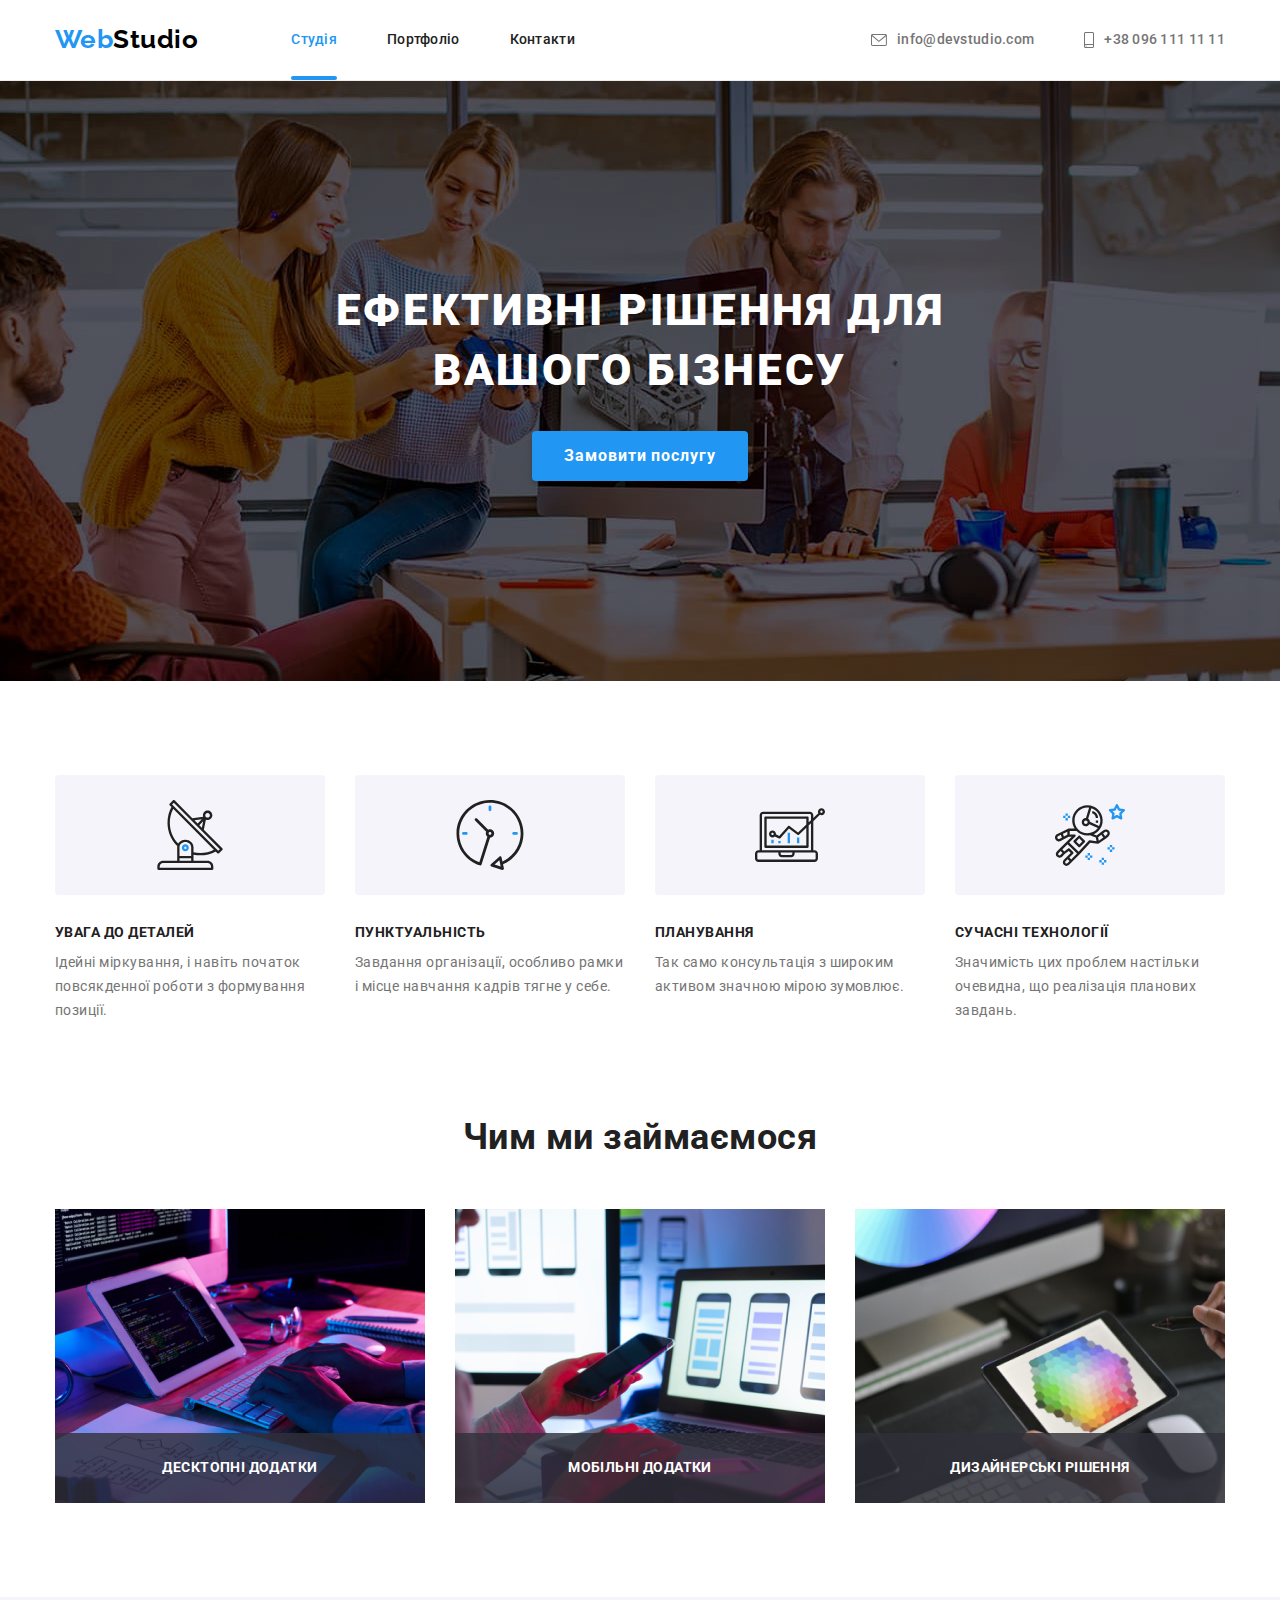
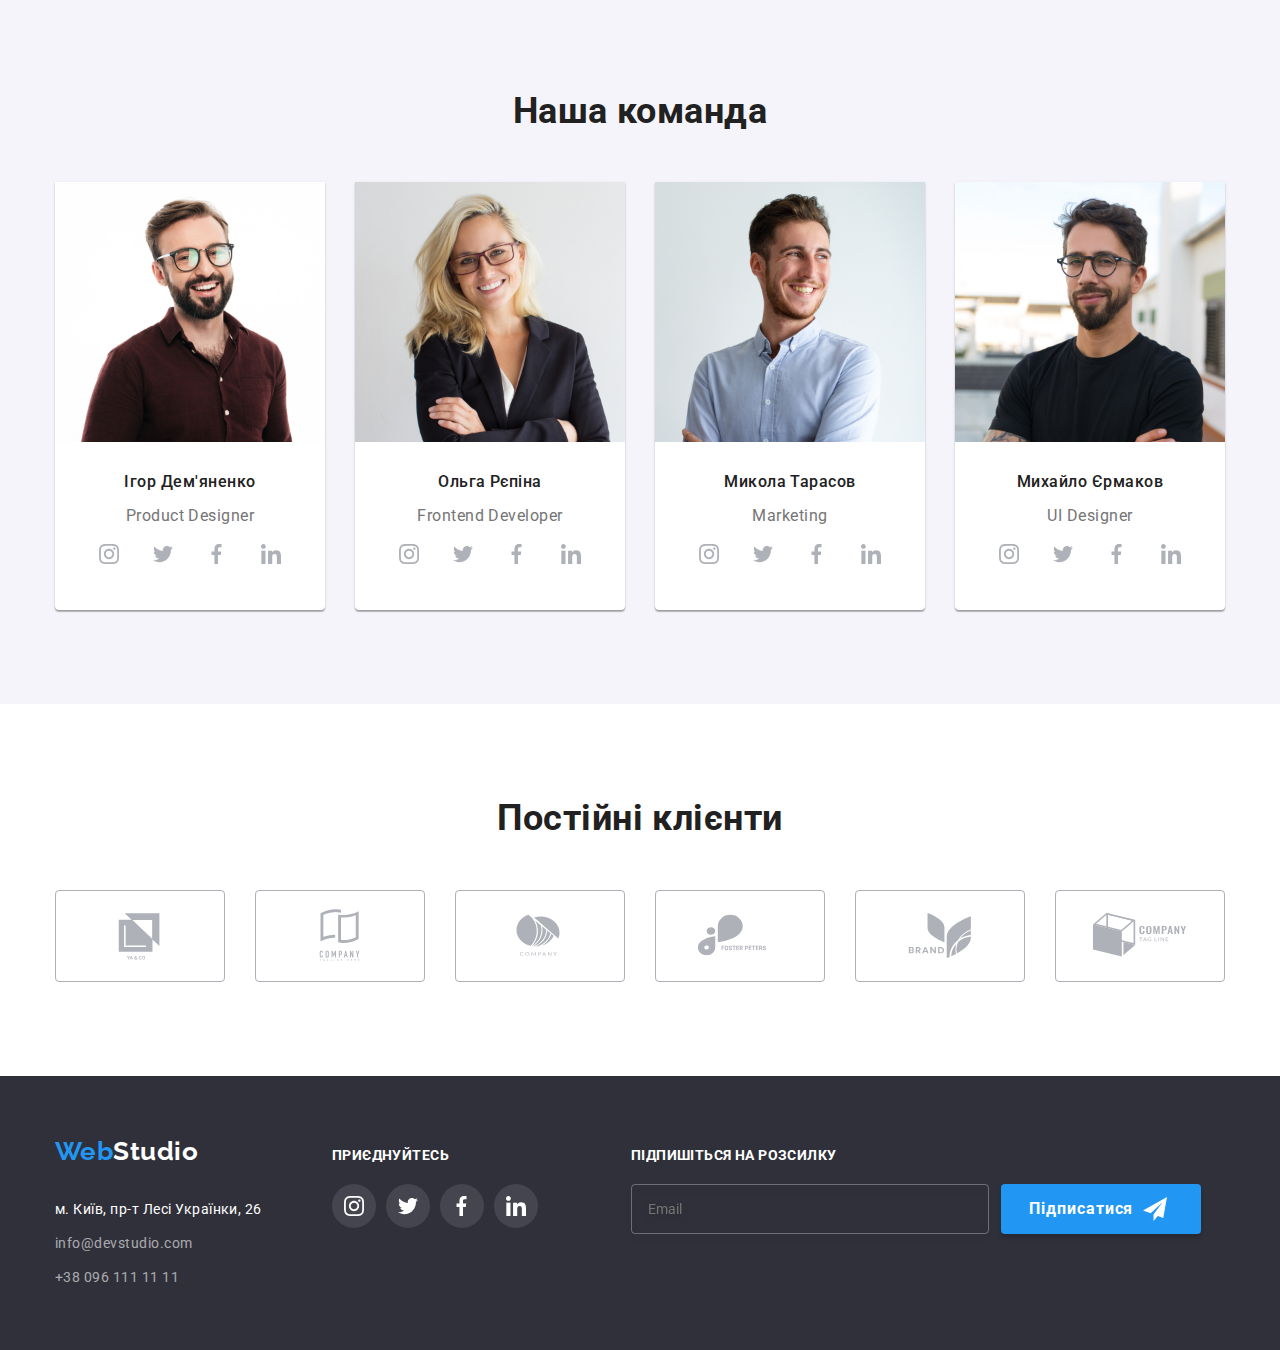
<file: index.html>
<!DOCTYPE html>
<html lang="uk">
  <head>
    <meta charset="UTF-8" />
    <meta http-equiv="X-UA-Compatible" content="IE=edge" />
    <meta name="viewport" content="width=device-width, initial-scale=1.0" />
    <title>WebStudio</title>
    <link
      href="https://fonts.googleapis.com/css2?family=Raleway:wght@700&family=Roboto:wght@400;500;700;900&display=swap"
      rel="stylesheet"
    />
    <link
      rel="stylesheet"
      href="https://cdnjs.cloudflare.com/ajax/libs/modern-normalize/1.1.0/modern-normalize.min.css"
    />
    <link rel="stylesheet" href="./css/styles.css" />
  </head>
  <body>
    <!--Шапка сайту-->

    <header class="page-header">
      <div class="container main-nav">
        <a href="./index.html" class="logo"><span>Web</span>Studio</a>
        <nav>
          <ul class="site-nav">
            <li class="item">
              <a href="" class="nav-link current">Студія</a>
            </li>
            <li class="item">
              <a href="./portfolio.html" class="nav-link">Портфоліо</a>
            </li>
            <li class="item">
              <a href="" class="nav-link">Контакти</a>
            </li>
          </ul>
        </nav>

        <ul class="auth-nav">
          <li class="item">
            <a class="link" href="info@devstudio.com">
              <svg class="auth-icon" width="16" height="12">
                <use href="./images/symbol-defs.svg#icon-envelope"></use>
              </svg>
              info@devstudio.com
            </a>
          </li>
          <li class="item">
            <a class="link" href="tel:+380961111111">
              <svg class="auth-icon" width="10" height="16">
                <use href="./images/symbol-defs.svg#icon-smartphone"></use>
              </svg>
              +38 096 111 11 11
            </a>
          </li>
        </ul>
      </div>
    </header>

    <!--основний контент-->
    <main>
      <!--основний заголовок-->
      <section class="hero">
        <div class="container">
          <h1 class="hero-title">Ефективні рішення для вашого бізнесу</h1>
          <button data-modal-open type="button" class="main button">Замовити послугу</button>
        </div>
      </section>

      <!--Основні переваги-->
      <section class="section benefits">
        <div class="container">
          <h2 class="visually-hidden">Наші основні переваги</h2>

          <ul class="features">
            <li class="item-features">
              <div class="container-icon">
                <svg class="icon-features" width="70" height="70">
                  <use href="./images/symbol-defs.svg#icon-antenna"></use>
                </svg>
              </div>
              <h3 class="title">УВАГА ДО ДЕТАЛЕЙ</h3>
              <p class="text">
                Ідейні міркування, і навіть початок повсякденної роботи з формування позиції.
              </p>
            </li>
            <li class="item-features">
              <div class="container-icon">
                <svg class="icon-features" width="70" height="70">
                  <use href="./images/symbol-defs.svg#icon-clock"></use>
                </svg>
              </div>
              <h3 class="title">ПУНКТУАЛЬНІСТЬ</h3>
              <p class="text">
                Завдання організації, особливо рамки і місце навчання кадрів тягне у себе.
              </p>
            </li>
            <li class="item-features">
              <div class="container-icon">
                <svg class="icon-features" width="70" height="70">
                  <use href="./images/symbol-defs.svg#icon-diagram"></use>
                </svg>
              </div>
              <h3 class="title">ПЛАНУВАННЯ</h3>
              <p class="text">Так само консультація з широким активом значною мірою зумовлює.</p>
            </li>
            <li class="item-features">
              <div class="container-icon">
                <svg class="icon-features" width="70" height="70">
                  <use href="./images/symbol-defs.svg#icon-astronaut"></use>
                </svg>
              </div>
              <h3 class="title">СУЧАСНІ ТЕХНОЛОГІЇ</h3>
              <p class="text">
                Значимість цих проблем настільки очевидна, що реалізація планових завдань.
              </p>
            </li>
          </ul>
        </div>
      </section>

      <!--чим займається компанія-->
      <section class="section">
        <div class="container">
          <h2 class="section-title">Чим ми займаємося</h2>
          <ul class="about">
            <li class="item-descr">
              <div class="descr-thumb">
                <img src="./images/img.jpg" alt="Людина друкує текст" width="370" />
                <div class="description-item">
                  <p class="text-descr">Десктопні додатки</p>
                </div>
              </div>
            </li>
            <li class="item-descr">
              <div class="descr-thumb">
                <img src="./images/box-2.jpg" alt="Людина з телефоном в руках" width="370" />
                <div class="description-item">
                  <p class="text-descr">Мобільні додатки</p>
                </div>
              </div>
            </li>
            <li class="item-descr">
              <div class="descr-thumb">
                <img src="./images/img-2.jpg" alt="Людина з планшетом в руках" width="370" />
                <div class="description-item">
                  <p class="text-descr">Дизайнерські рішення</p>
                </div>
              </div>
            </li>
          </ul>
        </div>
      </section>

      <!--члени команди-->
      <section class="section members">
        <div class="container">
          <h2 class="section-title">Наша команда</h2>
          <ul class="team">
            <li class="item-people">
              <img src="./images/img-3.jpg" alt="Людина в окулярах" width="270" />
              <h3 class="team-title">Ігор Дем'яненко</h3>
              <p class="proff">Product Designer</p>
              <ul class="socials-list">
                <li class="socials-item">
                  <a
                    class="socials-link list"
                    href="https://instagram.com"
                    target="_blank"
                    rel="noopener noreferrer"
                    aria-label="Instagram"
                  >
                    <svg class="socials-icon" width="20" height="20">
                      <use href="./images/symbol-defs.svg#icon-instagram"></use>
                    </svg>
                  </a>
                </li>
                <li>
                  <a
                    class="socials-link list"
                    href="https://twitter.com"
                    target="_blank"
                    rel="noopener noreferrer"
                    aria-label="Twitter"
                  >
                    <svg class="socials-icon" width="20" height="20">
                      <use href="./images/symbol-defs.svg#icon-twitter"></use>
                    </svg>
                  </a>
                </li>
                <li>
                  <a
                    class="socials-link list"
                    href="https://www.facebook.com"
                    target="_blank"
                    rel="noopener noreferrer"
                    aria-label="Facebook"
                  >
                    <svg class="socials-icon" width="20" height="20">
                      <use href="./images/symbol-defs.svg#icon-Vector"></use>
                    </svg>
                  </a>
                </li>
                <li>
                  <a
                    class="socials-link list"
                    href="https://www.linkedin.com"
                    target="_blank"
                    rel="noopener noreferrer"
                    aria-label="Facebook"
                  >
                    <svg class="socials-icon" width="20" height="20">
                      <use href="./images/symbol-defs.svg#icon-linkedin"></use>
                    </svg>
                  </a>
                </li>
              </ul>
            </li>

            <li class="item-people">
              <img src="./images/img-4.jpg" alt="Жінка в окулярах" width="270" />
              <h3 class="team-title">Ольга Рєпіна</h3>
              <p class="proff">Frontend Developer</p>
              <ul class="socials-list">
                <li class="socials-item">
                  <a
                    class="socials-link list"
                    href="https://instagram.com"
                    target="_blank"
                    rel="noopener noreferrer"
                    aria-label="Instagram"
                  >
                    <svg class="socials-icon" width="20" height="20">
                      <use href="./images/symbol-defs.svg#icon-instagram"></use>
                    </svg>
                  </a>
                </li>
                <li>
                  <a
                    class="socials-link list"
                    href="https://twitter.com"
                    target="_blank"
                    rel="noopener noreferrer"
                    aria-label="Twitter"
                  >
                    <svg class="socials-icon" width="20" height="20">
                      <use href="./images/symbol-defs.svg#icon-twitter"></use>
                    </svg>
                  </a>
                </li>
                <li>
                  <a
                    class="socials-link list"
                    href="https://www.facebook.com"
                    target="_blank"
                    rel="noopener noreferrer"
                    aria-label="Facebook"
                  >
                    <svg class="socials-icon" width="20" height="20">
                      <use href="./images/symbol-defs.svg#icon-Vector"></use>
                    </svg>
                  </a>
                </li>
                <li>
                  <a
                    class="socials-link list"
                    href="https://www.linkedin.com"
                    target="_blank"
                    rel="noopener noreferrer"
                    aria-label="Facebook"
                  >
                    <svg class="socials-icon" width="20" height="20">
                      <use href="./images/symbol-defs.svg#icon-linkedin"></use>
                    </svg>
                  </a>
                </li>
              </ul>
            </li>
            <li class="item-people">
              <img src="./images/img-5.jpg" alt="чоловік в синій сорочці" width="270" />
              <h3 class="team-title">Микола Тарасов</h3>
              <p class="proff">Marketing</p>
              <ul class="socials-list">
                <li>
                  <a
                    class="socials-link list"
                    href="https://instagram.com"
                    target="_blank"
                    rel="noopener noreferrer"
                    aria-label="Instagram"
                  >
                    <svg class="socials-icon" width="20" height="20">
                      <use href="./images/symbol-defs.svg#icon-instagram"></use>
                    </svg>
                  </a>
                </li>
                <li>
                  <a
                    class="socials-link list"
                    href="https://twitter.com"
                    target="_blank"
                    rel="noopener noreferrer"
                    aria-label="Twitter"
                  >
                    <svg class="socials-icon" width="20" height="20">
                      <use href="./images/symbol-defs.svg#icon-twitter"></use>
                    </svg>
                  </a>
                </li>
                <li>
                  <a
                    class="socials-link list"
                    href="https://www.facebook.com"
                    target="_blank"
                    rel="noopener noreferrer"
                    aria-label="Facebook"
                  >
                    <svg class="socials-icon" width="20" height="20">
                      <use href="./images/symbol-defs.svg#icon-Vector"></use>
                    </svg>
                  </a>
                </li>
                <li>
                  <a
                    class="socials-link list"
                    href="https://www.linkedin.com"
                    target="_blank"
                    rel="noopener noreferrer"
                    aria-label="Facebook"
                  >
                    <svg class="socials-icon" width="20" height="20">
                      <use href="./images/symbol-defs.svg#icon-linkedin"></use>
                    </svg>
                  </a>
                </li>
              </ul>
            </li>
            <li class="item-people">
              <img src="./images/img-6.jpg" alt="чоловік в чорній футболці" width="270" />
              <h3 class="team-title">Михайло Єрмаков</h3>
              <p class="proff">UI Designer</p>
              <ul class="socials-list">
                <li class="socials-item">
                  <a
                    class="socials-link list"
                    href="https://instagram.com"
                    target="_blank"
                    rel="noopener noreferrer"
                    aria-label="Instagram"
                  >
                    <svg class="socials-icon" width="20" height="20">
                      <use href="./images/symbol-defs.svg#icon-instagram"></use>
                    </svg>
                  </a>
                </li>
                <li>
                  <a
                    class="socials-link list"
                    href="https://twitter.com"
                    target="_blank"
                    rel="noopener noreferrer"
                    aria-label="Twitter"
                  >
                    <svg class="socials-icon" width="20" height="20">
                      <use href="./images/symbol-defs.svg#icon-twitter"></use>
                    </svg>
                  </a>
                </li>
                <li>
                  <a
                    class="socials-link list"
                    href="https://www.facebook.com"
                    target="_blank"
                    rel="noopener noreferrer"
                    aria-label="Facebook"
                  >
                    <svg class="socials-icon" width="20" height="20">
                      <use href="./images/symbol-defs.svg#icon-Vector"></use>
                    </svg>
                  </a>
                </li>
                <li>
                  <a
                    class="socials-link list"
                    href="https://www.linkedin.com"
                    target="_blank"
                    rel="noopener noreferrer"
                    aria-label="Facebook"
                  >
                    <svg class="socials-icon" width="20" height="20">
                      <use href="./images/symbol-defs.svg#icon-linkedin"></use>
                    </svg>
                  </a>
                </li>
              </ul>
            </li>
          </ul>
        </div>
      </section>

      <!-- Постійні клієнти -->
      <section class="section customers">
        <div class="container">
          <h2 class="section-title">Постійні клієнти</h2>
          <ul class="regular-customers">
            <li>
              <a class="regular-icon" href="">
                <svg class="customers-icon" width="106" height="60">
                  <use href="./images/symbol-defs.svg#icon-Logo"></use>
                </svg>
              </a>
            </li>
            <li>
              <a class="regular-icon" href="">
                <svg class="customers-icon" width="106" height="60">
                  <use href="./images/symbol-defs.svg#icon-Logo-2"></use>
                </svg>
              </a>
            </li>
            <li>
              <a class="regular-icon" href="">
                <svg class="customers-icon" width="106" height="60">
                  <use href="./images/symbol-defs.svg#icon-Logo-3"></use>
                </svg>
              </a>
            </li>
            <li>
              <a class="regular-icon" href="">
                <svg class="customers-icon" width="106" height="60">
                  <use href="./images/symbol-defs.svg#icon-Logo-4"></use>
                </svg>
              </a>
            </li>
            <li>
              <a class="regular-icon" href="">
                <svg class="customers-icon" width="106" height="60">
                  <use href="./images/symbol-defs.svg#icon-Logo-5"></use>
                </svg>
              </a>
            </li>
            <li>
              <a class="regular-icon" href="">
                <svg class="customers-icon" width="106" height="60">
                  <use href="./images/symbol-defs.svg#icon-Logo-6"></use>
                </svg>
              </a>
            </li>
          </ul>
        </div>
      </section>
    </main>

    <!--Футер-->
    <footer>
      <div class="container footer-wrapper">
        <div>
          <a href="./index.html" class="logo"
            ><span class="right-accent">Web</span><span class="left-accent">Studio</span></a
          >
          <address>
            <ul class="navigation">
              <li>
                <a
                  class="nav-map"
                  href="https://www.google.com/maps/place/бульвар+Лесі+Українки,+26,+Київ,+02000/@50.4263585,30.5368194,17z/data=!4m5!3m4!1s0x40d4cf0e033ecbe9:0x57a4dffefec77da0!8m2!3d50.4265807!4d30.5383858?hl=uk"
                  target="_blank"
                  rel="noopener noreferrer"
                  >м. Київ, пр-т Лесі Українки, 26</a
                >
              </li>
              <li>
                <a class="nav-auth" href="info@devstudio.com">info@devstudio.com</a>
              </li>
              <li>
                <a class="nav-auth" href="+380961111111">+38 096 111 11 11</a>
              </li>
            </ul>
          </address>
        </div>

        <div class="container-join">
          <p class="text-join">Приєднуйтесь</p>
          <ul class="join-list">
            <li>
              <a
                class="join-link list"
                href="https://instagram.com"
                target="_blank"
                rel="noopener noreferrer"
                aria-label="Instagram"
              >
                <svg class="join-icon" width="20" height="20">
                  <use href="./images/symbol-defs.svg#icon-instagram"></use>
                </svg>
              </a>
            </li>
            <li>
              <a
                class="join-link list"
                href="https://twitter.com"
                target="_blank"
                rel="noopener noreferrer"
                aria-label="Twitter"
              >
                <svg class="join-icon" width="20" height="20">
                  <use href="./images/symbol-defs.svg#icon-twitter"></use>
                </svg>
              </a>
            </li>
            <li>
              <a
                class="join-link list"
                href="https://www.facebook.com"
                target="_blank"
                rel="noopener noreferrer"
                aria-label="Facebook"
              >
                <svg class="join-icon" width="20" height="20">
                  <use href="./images/symbol-defs.svg#icon-Vector"></use>
                </svg>
              </a>
            </li>
            <li>
              <a
                class="join-link list"
                href="https://www.linkedin.com"
                target="_blank"
                rel="noopener noreferrer"
                aria-label="Facebook"
              >
                <svg class="join-icon" width="20" height="20">
                  <use href="./images/symbol-defs.svg#icon-linkedin"></use>
                </svg>
              </a>
            </li>
          </ul>
        </div>

        <div class="input-join">
          <p class="text-input-join">Підпишіться на розсилку</p>
          <form class="input-wrapper">
            <label>
              <input class="join-input" type="email" name="email" placeholder="Email" />
            </label>
            <button class="join-button" type="button">
              Підписатися
              <svg class="subscribe-icon" width="24" height="24">
                <use href="./images/symbol-defs.svg#icon-join"></use>
              </svg>
            </button>
          </form>
        </div>
      </div>
    </footer>

    <div class="backdrop is-hidden" data-modal>
      <div class="modal">
        <button class="close-btn" data-modal-close type="button">
          <svg width="30" height="30">
            <use href="./images/symbol-defs.svg#icon-close"></use>
          </svg>
        </button>
        <form class="callback-form">
          <p class="text-form">Залиште свої дані, ми вам передзвонимо</p>
          <label for="name" class="form-label">Ім'я</label>
          <div class="form-field">
            <input type="text" class="form-input" name="name" id="name" autofocus />
            <span class="icon">
              <svg width="18" height="18">
                <use href="./images/symbol-defs.svg#icon-person"></use>
              </svg>
            </span>
          </div>
          <label for="tel" class="form-label">Телефон</label>
          <div class="form-field">
            <input type="tel" class="form-input" name="tel" id="tel" />
            <span class="icon">
              <svg width="18" height="18">
                <use href="./images/symbol-defs.svg#icon-phone"></use>
              </svg>
            </span>
          </div>
          <label for="mail" class="form-label">Пошта</label>
          <div class="form-field">
            <input type="email" class="form-input" name="mail" id="mail" />
            <span class="icon">
              <svg width="18" height="18">
                <use href="./images/symbol-defs.svg#icon-email"></use>
              </svg>
            </span>
          </div>

          <div class="form-field">
            <label for="comment">Коментар</label>
            <textarea
              class="comment"
              name="comment"
              id="comment"
              rows="10"
              placeholder="Введіть текст"
            ></textarea>
          </div>

          <label class="modal-form-agreemant">
            <input type="checkbox" class="modal-form-checkbox" />
            <span class="modal-form-agreemant-text"
              >Погоджуюся з розсилкою та приймаю
              <a class="modal-form-link" href="">Умови договору</a></span
            >
          </label>
          <button class="agree-button" type="button">Відправити</button>
        </form>
      </div>
    </div>

    <script src="./js/modal.js"></script>
  </body>
</html>
</file>
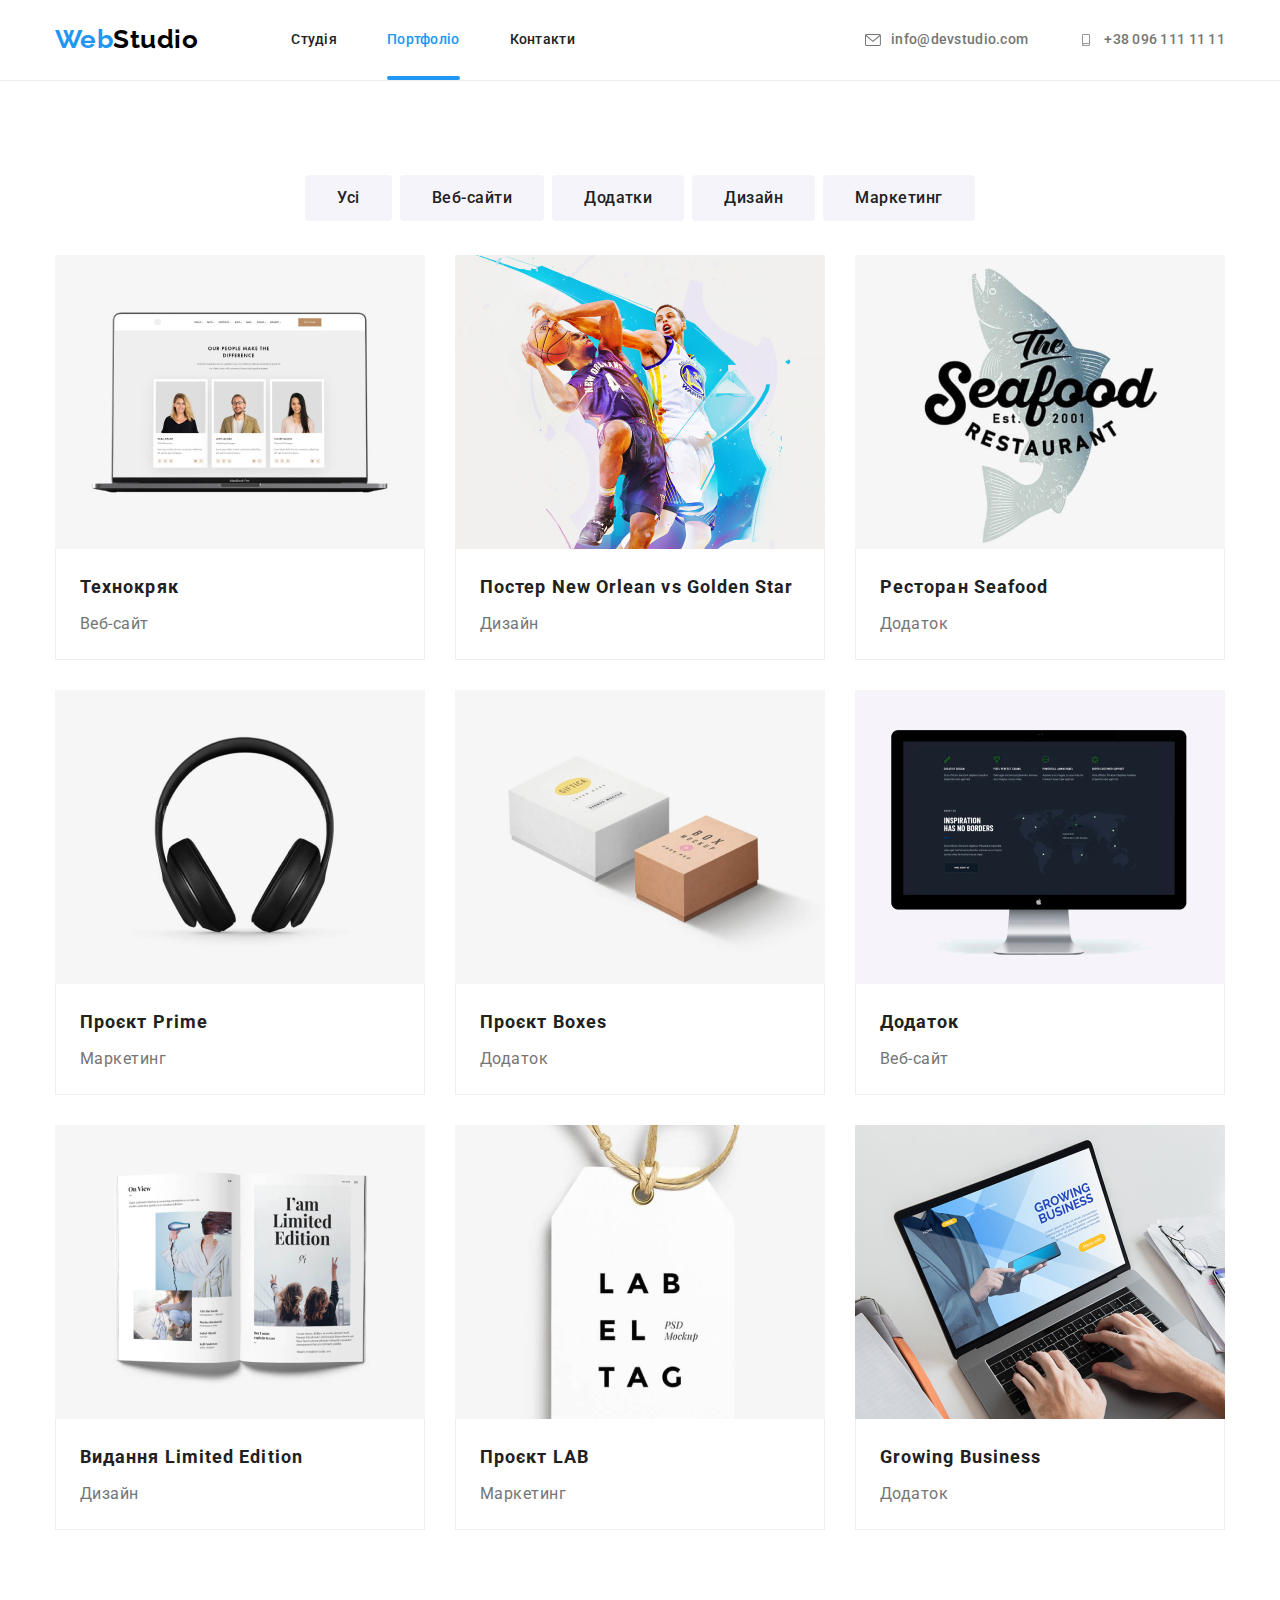
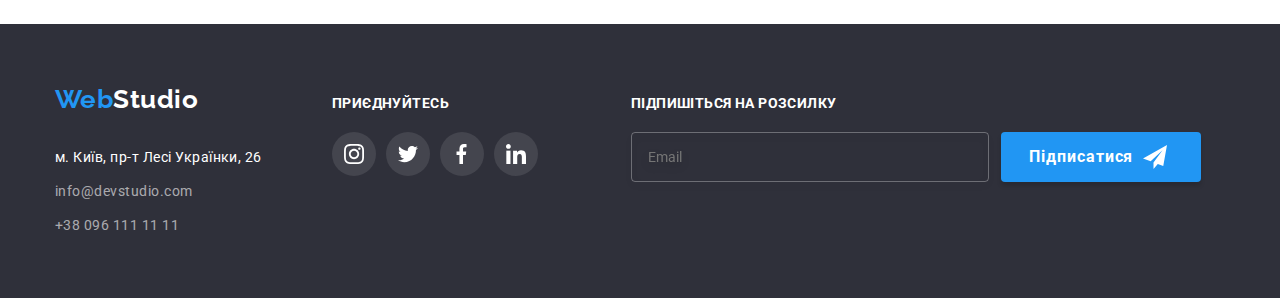
<file: portfolio.html>
<!DOCTYPE html>
<html lang="en">
  <head>
    <meta charset="UTF-8" />
    <meta http-equiv="X-UA-Compatible" content="IE=edge" />
    <meta name="viewport" content="width=device-width, initial-scale=1.0" />
    <title>WebStudio</title>
    <link
      href="https://fonts.googleapis.com/css2?family=Raleway:wght@700&family=Roboto:wght@400;500;700;900&display=swap"
      rel="stylesheet"
    />
    <link
      rel="stylesheet"
      href="https://cdnjs.cloudflare.com/ajax/libs/modern-normalize/1.1.0/modern-normalize.min.css"
    />
    <link rel="stylesheet" href="./css/styles.css" />
  </head>
  <body>
    <!-- шапка сайту -->
    <header class="page-header">
      <div class="container main-nav">
        <a href="./index.html" class="logo"><span>Web</span>Studio</a>
        <nav>
          <ul class="site-nav">
            <li class="item">
              <a href="./index.html" class="nav-link">Студія</a>
            </li>
            <li class="item">
              <a href="./portfolio.html" class="nav-link current">Портфоліо</a>
            </li>
            <li class="item">
              <a href="" class="nav-link">Контакти</a>
            </li>
          </ul>
        </nav>

        <ul class="auth-nav">
          <li class="item">
            <a class="link" href="info@devstudio.com">
              <svg class="auth-icon" width="16" height="12">
                <use href="./images/symbol-defs.svg#icon-envelope"></use>
              </svg>
              info@devstudio.com
            </a>
          </li>
          <li class="item">
            <a class="link" href="tel:+380961111111">
              <svg class="auth-icon" width="16" height="12">
                <use href="./images/symbol-defs.svg#icon-smartphone"></use>
              </svg>
              +38 096 111 11 11
            </a>
          </li>
        </ul>
      </div>
    </header>

    <!--основний контент-->
    <main>
      <!-- Наші проекти -->
      <section class="project">
        <div class="container">
          <h1 class="visually-hidden">Наші проекти</h1>
          <ul class="button-group">
            <li class="item"><button type=" button" class="primery button">Усі</button></li>
            <li class="item"><button type=" button" class="primery button">Веб-сайти</button></li>
            <li class="item"><button type=" button" class="primery button">Додатки</button></li>
            <li class="item"><button type=" button" class="primery button">Дизайн</button></li>
            <li class="item"><button type=" button" class="primery button">Маркетинг</button></li>
          </ul>
          <ul class="portfolio">
            <li class="element">
              <a class="link-image" href="">
                <div class="portfolio-thumb">
                  <img src="./images/people.jpg" alt="Ноубук з представниками" width="370" />
                  <p class="text-port">
                    Ресурс пропонує комплексні пропозиції з різним рівнем функціоналу та сервісів.
                    Все це дозволить відвідувачу отримати вичерпні відомості про компанію чи
                    приватну особу.
                  </p>
                </div>
                <div class="line">
                  <h2 class="examples">Технокряк</h2>
                  <p class="type">Веб-сайт</p>
                </div>
              </a>
            </li>
            <li class="element">
              <a class="link-image" href="">
                <div class="portfolio-thumb">
                  <img src="./images/basketball.jpg" alt="Гравці баскетболу" width="370" />
                  <div class="portfolio-descr">
                    <p class="text-port">
                      Ресурс пропонує комплексні пропозиції з різним рівнем функціоналу та сервісів.
                      Все це дозволить відвідувачу отримати вичерпні відомості про компанію чи
                      приватну особу.
                    </p>
                  </div>
                </div>

                <div class="line">
                  <h2 class="examples">Постер New Orlean vs Golden Star</h2>
                  <p class="type">Дизайн</p>
                </div>
              </a>
            </li>
            <li class="element">
              <a class="link-image" href="">
                <div class="portfolio-thumb">
                  <img src="./images/seafood.jpg" alt="логотип ресторану" width="370" />
                  <div class="portfolio-descr">
                    <p class="text-port">
                      Ресурс пропонує комплексні пропозиції з різним рівнем функціоналу та сервісів.
                      Все це дозволить відвідувачу отримати вичерпні відомості про компанію чи
                      приватну особу.
                    </p>
                  </div>
                </div>
                <div class="line">
                  <h2 class="examples">Ресторан Seafood</h2>
                  <p class="type">Додаток</p>
                </div>
              </a>
            </li>
            <li class="element">
              <a class="link-image" href="">
                <div class="portfolio-thumb">
                  <img src="./images/pods.jpg" alt="Навушники" width="370" />
                  <div class="portfolio-descr">
                    <p class="text-port">
                      Ресурс пропонує комплексні пропозиції з різним рівнем функціоналу та сервісів.
                      Все це дозволить відвідувачу отримати вичерпні відомості про компанію чи
                      приватну особу.
                    </p>
                  </div>
                </div>
                <div class="line">
                  <h2 class="examples">Проєкт Prime</h2>
                  <p class="type">Маркетинг</p>
                </div>
              </a>
            </li>
            <li class="element">
              <a class="link-image" href="">
                <div class="portfolio-thumb">
                  <img src="./images/boxe.jpg" alt="дві коробки різного кольоро" width="370" />
                  <div class="portfolio-descr">
                    <p class="text-port">
                      Ресурс пропонує комплексні пропозиції з різним рівнем функціоналу та сервісів.
                      Все це дозволить відвідувачу отримати вичерпні відомості про компанію чи
                      приватну особу.
                    </p>
                  </div>
                </div>
                <div class="line">
                  <h2 class="examples">Проєкт Boxes</h2>
                  <p class="type">Додаток</p>
                </div>
              </a>
            </li>
            <li class="element">
              <a class="link-image" href="">
                <div class="portfolio-thumb">
                  <img src="./images/monitor.jpg" alt="Монітор" width="370" />
                  <div class="portfolio-descr">
                    <p class="text-port">
                      Ресурс пропонує комплексні пропозиції з різним рівнем функціоналу та сервісів.
                      Все це дозволить відвідувачу отримати вичерпні відомості про компанію чи
                      приватну особу.
                    </p>
                  </div>
                </div>
                <div class="line">
                  <h2 class="examples">Додаток</h2>
                  <p class="type">Веб-сайт</p>
                </div>
              </a>
            </li>
            <li class="element">
              <a class="link-image" href="">
                <div class="portfolio-thumb">
                  <img src="./images/magazine.jpg" alt="Журнал" width="370" />
                  <div class="portfolio-descr">
                    <p class="text-port">
                      Ресурс пропонує комплексні пропозиції з різним рівнем функціоналу та сервісів.
                      Все це дозволить відвідувачу отримати вичерпні відомості про компанію чи
                      приватну особу.
                    </p>
                  </div>
                </div>
                <div class="line">
                  <h2 class="examples">Видання Limited Edition</h2>
                  <p class="type">Дизайн</p>
                </div>
              </a>
            </li>
            <li class="element">
              <a class="link-image" href="">
                <div class="portfolio-thumb">
                  <img src="./images/sticker.jpg" alt="Етикетка" width="370" />
                  <div class="portfolio-descr">
                    <p class="text-port">
                      Ресурс пропонує комплексні пропозиції з різним рівнем функціоналу та сервісів.
                      Все це дозволить відвідувачу отримати вичерпні відомості про компанію чи
                      приватну особу.
                    </p>
                  </div>
                </div>
                <div class="line">
                  <h2 class="examples">Проєкт LAB</h2>
                  <p class="type">Маркетинг</p>
                </div>
              </a>
            </li>
            <li class="element">
              <a class="link-image" href="">
                <div class="portfolio-thumb">
                  <img src="./images/note.jpg" alt="Людина друкує по клавіатурі" width="370" />
                  <div class="portfolio-descr">
                    <p class="text-port">
                      Ресурс пропонує комплексні пропозиції з різним рівнем функціоналу та сервісів.
                      Все це дозволить відвідувачу отримати вичерпні відомості про компанію чи
                      приватну особу.
                    </p>
                  </div>
                </div>
                <div class="line">
                  <h2 class="examples">Growing Business</h2>
                  <p class="type">Додаток</p>
                </div>
              </a>
            </li>
          </ul>
        </div>
      </section>
    </main>

    <!--Футер-->
    <footer>
      <div class="container footer-wrapper">
        <div>
          <a href="./index.html" class="logo"
            ><span class="right-accent">Web</span><span class="left-accent">Studio</span></a
          >
          <address>
            <ul class="navigation">
              <li>
                <a
                  class="nav-map"
                  href="https://www.google.com/maps/place/бульвар+Лесі+Українки,+26,+Київ,+02000/@50.4263585,30.5368194,17z/data=!4m5!3m4!1s0x40d4cf0e033ecbe9:0x57a4dffefec77da0!8m2!3d50.4265807!4d30.5383858?hl=uk"
                  target="_blank"
                  rel="noopener noreferrer"
                  >м. Київ, пр-т Лесі Українки, 26</a
                >
              </li>
              <li>
                <a class="nav-auth" href="info@devstudio.com">info@devstudio.com</a>
              </li>
              <li>
                <a class="nav-auth" href="+380961111111">+38 096 111 11 11</a>
              </li>
            </ul>
          </address>
        </div>

        <div class="container-join">
          <p class="text-join">Приєднуйтесь</p>
          <ul class="join-list">
            <li>
              <a
                class="join-link list"
                href="https://instagram.com"
                target="_blank"
                rel="noopener noreferrer"
                aria-label="Instagram"
              >
                <svg class="join-icon" width="20" height="20">
                  <use href="./images/symbol-defs.svg#icon-instagram"></use>
                </svg>
              </a>
            </li>
            <li>
              <a
                class="join-link list"
                href="https://twitter.com"
                target="_blank"
                rel="noopener noreferrer"
                aria-label="Twitter"
              >
                <svg class="join-icon" width="20" height="20">
                  <use href="./images/symbol-defs.svg#icon-twitter"></use>
                </svg>
              </a>
            </li>
            <li>
              <a
                class="join-link list"
                href="https://www.facebook.com"
                target="_blank"
                rel="noopener noreferrer"
                aria-label="Facebook"
              >
                <svg class="join-icon" width="20" height="20">
                  <use href="./images/symbol-defs.svg#icon-Vector"></use>
                </svg>
              </a>
            </li>
            <li>
              <a
                class="join-link list"
                href="https://www.linkedin.com"
                target="_blank"
                rel="noopener noreferrer"
                aria-label="Facebook"
              >
                <svg class="join-icon" width="20" height="20">
                  <use href="./images/symbol-defs.svg#icon-linkedin"></use>
                </svg>
              </a>
            </li>
          </ul>
        </div>

        <div class="input-join">
          <p class="text-input-join">Підпишіться на розсилку</p>
          <form class="input-wrapper">
            <label>
              <input class="join-input" type="email" name="email" placeholder="Email" />
            </label>
            <button class="join-button" type="button">
              Підписатися
              <svg class="subscribe-icon" width="24" height="24">
                <use href="./images/symbol-defs.svg#icon-join"></use>
              </svg>
            </button>
          </form>
        </div>
      </div>
    </footer>
  </body>
</html>
</file>
<file: css/styles.css>
:root {
  --primery-text-color: #757575;
  --title-text-color: #212121;
  --accent-color: #2196f3;
  --primery-bg-color: #ffffff;
  --main-text-color: #ffffff;
}
body {
  background-color: var(--primery-bg-color);
  color: var(--primery-text-color);
  font-family: Roboto, sans-serif;
  letter-spacing: 0.03em;
}

h1,
h2,
h3,
h4,
h5,
h6,
p {
  margin: 0;
}

img {
  display: block;
}

ul {
  list-style: none;
  padding: 0;
  margin: 0;
}

/* logo */
.logo {
  color: #000000;
  font-family: Raleway;
  font-weight: 700;
  font-size: 26px;
  line-height: 1.2;
  text-decoration: none;
}

span {
  color: #2196f3;
}

.container {
  width: 1200px;
  margin-left: auto;
  margin-right: auto;
  padding-left: 15px;
  padding-right: 15px;
}

.page-header {
  border-bottom: 1px solid #ececec;
}

.main-nav {
  display: flex;
  align-items: center;
}

/* site nav */
.site-nav {
  display: flex;
  margin-left: 93px;
}

.site-nav .item + .item {
  margin-left: 50px;
}

/* .site-nav .item:not(:last-child) {
  margin-right: 50px;
} */

.site-nav .nav-link {
  display: block;

  position: relative;

  padding-top: 32px;
  padding-bottom: 32px;

  color: var(--title-text-color);
  font-weight: 500;
  font-size: 14px;
  line-height: 1.14;
  letter-spacing: 0.02em;
  text-decoration: none;

  transition: color 250ms cubic-bezier(0.4, 0, 0.2, 1);
}

.site-nav .nav-link:hover,
.site-nav .nav-link:focus {
  color: var(--accent-color);
}

.site-nav .nav-link.current {
  color: var(--accent-color);
}

.nav-link.current::after {
  content: '';
  position: absolute;
  bottom: 0;
  left: 0;

  display: block;
  width: 100%;
  height: 4px;
  border-radius: 2px;

  background: var(--accent-color);
}

/* auth-nav */
.auth-nav {
  display: flex;
  margin-left: auto;
}

.auth-nav .item + .item {
  margin-left: 50px;
}

.auth-nav .link {
  display: flex;

  padding-top: 32px;
  padding-bottom: 32px;

  color: var(--primery-text-color);

  font-weight: 500;
  font-size: 14px;
  line-height: 1.14;
  letter-spacing: 0.02em;
  text-decoration: none;
  align-items: center;

  transition: color 250ms cubic-bezier(0.4, 0, 0.2, 1);
}

.auth-icon {
  fill: currentColor;
  cursor: pointer;
  margin-right: 10px;
}

.auth-nav .link:hover,
.auth-nav .link:focus {
  color: var(--accent-color);
}

/* hero */
.hero-title {
  margin-bottom: 30px;
  margin-left: auto;
  margin-right: auto;
  width: 696px;

  color: var(--main-text-color);
  min-width: 696px;
  font-weight: 900;
  font-size: 44px;
  line-height: 1.36;
  letter-spacing: 0.06em;
  text-transform: uppercase;
}

.hero {
  max-width: 1600px;
  margin-left: auto;
  margin-right: auto;
  padding-top: 200px;
  padding-bottom: 200px;

  background-image: linear-gradient(to right, rgba(0, 0, 0, 0.4), rgba(0, 0, 0, 0.4)),
    url(../images/bgfn.jpg);
  background-size: cover;
  background-position: center;
  background-repeat: no-repeat;

  background-color: #c4c4c4;
  text-align: center;
}

.section {
  padding-top: 94px;
  padding-bottom: 94px;
}

/* section */
.section-title {
  margin-top: 0;
  margin-bottom: 50px;

  color: var(--title-text-color);
  font-weight: 700;
  font-size: 36px;
  line-height: 1.16;
  text-align: center;
}

.visually-hidden {
  content: '';
  position: absolute;
  width: 1px;
  height: 1px;
  margin: -1px;
  border: 0;
  padding: 0;
  white-space: nowrap;
  clip-path: inset(100%);
  clip: rect(0 0 0 0);
  overflow: hidden;
}

/* features */
.benefits {
  padding-bottom: 0;
}

.features {
  display: flex;
}

.container-icon {
  display: flex;
  height: 120px;
  margin-top: 0;
  margin-bottom: 30px;

  background-color: #f5f4fa;
  border-radius: 4px;
  align-items: center;
  justify-content: center;
}

.features .item-features + .item-features {
  margin-left: 30px;
}

.features .item-features {
  width: 270px;
}
.features .title {
  margin-top: 0;
  margin-bottom: 10px;

  color: var(--title-text-color);
  font-weight: 700;
  font-size: 14px;
  line-height: 1.14;
}

.features .text {
  margin-top: 0;
  margin-bottom: 0;

  font-weight: 400;
  font-size: 14px;
  line-height: 1.71;
}

/* about */

.about {
  display: flex;
}

.about .item-descr + .item-descr {
  margin-left: 30px;
}

.text-descr {
  font-weight: 700;
  font-size: 14px;
  line-height: 1.14;

  letter-spacing: 0.03em;
  text-transform: uppercase;

  color: #ffffff;
}

.descr-thumb {
  position: relative;
}

.description-item {
  content: '';
  position: absolute;

  bottom: 0;
  right: 0;

  align-items: center;
  justify-content: center;

  display: flex;
  width: 100%;
  height: 70px;
  background: rgba(47, 48, 58, 0.8);
}

/* members */
.members {
  background-color: #f5f4fa;
  padding-top: 94px;
  padding-bottom: 94px;
}

/* team */

.team {
  display: flex;
}

.team .item-people + .item-people {
  margin-left: 30px;
}

.item-people {
  height: 428px;
  background-color: #fff;
  box-shadow: 0px 1px 3px rgba(0, 0, 0, 0.12), 0px 1px 1px rgba(0, 0, 0, 0.14),
    0px 2px 1px rgba(0, 0, 0, 0.2);
  border-radius: 0px 0px 4px 4px;
}

.team .team-title {
  margin-top: 30px;
  margin-bottom: 0;

  color: var(--title-text-color);
  font-weight: 500;
  font-size: 16px;
  line-height: 1.19;

  text-align: center;
}

.team .proff {
  margin-top: 10px;
  margin-bottom: 0;

  font-weight: 400;
  font-size: 16px;
  line-height: 1.9;

  text-align: center;
}

.socials-list {
  display: flex;
  justify-content: center;
  align-items: center;
  gap: 10px;
}

.socials-link {
  display: flex;
  align-items: center;
  justify-content: center;

  width: 44px;
  height: 44px;

  border-radius: 50%;
  background-color: #fff;

  transition: background 250ms cubic-bezier(0.4, 0, 0.2, 1);
}

.socials-icon {
  fill: #afb1b8;
  transition: fill 250ms cubic-bezier(0.4, 0, 0.2, 1);
}

.socials-link:hover,
.socials-link:focus {
  background-color: var(--accent-color);
}

.socials-link:hover .socials-icon,
.socials-link:focus .socials-icon {
  fill: #fff;
}

/* button */
.button {
  display: inline-block;
  padding: 10px 32px;
  min-width: 73px;

  text-align: center;
  border-radius: 4px;
  color: var(--main-text-color);
  cursor: pointer;
  border: none;
  transition: color 250ms cubic-bezier(0.4, 0, 0.2, 1),
    backgroud-color 250ms cubic-bezier(0.4, 0, 0.2, 1);
}

.main.button:hover,
.main.button:focus {
  color: #000000;
  background-color: #188ce8;
}

.main.button {
  background-color: var(--accent-color);

  font-family: inherit;
  font-weight: 700;
  font-size: 16px;
  line-height: 1.9;
  letter-spacing: 0.06em;
  box-shadow: 0px 4px 4px rgba(0, 0, 0, 0.15);
}

/* Постійні клієнти */

.regular-customers {
  display: flex;
  justify-content: center;
  align-items: center;
  gap: 30px;
}

.regular-icon {
  display: flex;
  align-items: center;
  justify-content: center;

  width: 170px;
  height: 92px;

  color: #afb1b8;

  border: 1px solid #afb1b8;
  border-radius: 4px;
  transition: color 250ms cubic-bezier(0.4, 0, 0.2, 1);
}

.regular-icon {
  fill: #afb1b8;
}

.regular-icon:hover,
.regular-icon:focus {
  color: var(--accent-color);
  border-color: var(--accent-color);
}

.customers-icon {
  fill: currentColor;
}

/* footer */

/* футер */
footer {
  background-color: #2f303a;

  padding-top: 60px;
  padding-bottom: 60px;

  font-weight: 400;
  font-size: 14px;
  line-height: 1.71;
}

.logo-footer {
  color: #ffffff;

  font-family: Raleway;
  font-weight: 700;
  font-size: 26px;
  line-height: 1.2;
  text-decoration: none;
}

.right-accent {
  color: #2196f3;
}

.left-accent {
  color: #ffffff;
}

.nav-map:hover,
.nav-map:focus {
  color: var(--accent-color);
}

.navigation .nav-map {
  display: inline-block;

  margin-top: 30px;
  margin-bottom: 0;

  font-style: normal;
  font-weight: 400;
  font-size: 14px;
  line-height: 1.71;

  color: #ffffff;
  text-decoration: none;

  transition: color 250ms cubic-bezier(0.4, 0, 0.2, 1);
}

.navigation .nav-auth {
  display: inline-block;

  margin-top: 10px;
  margin-bottom: 0;

  font-style: normal;
  font-weight: 400;
  font-size: 14px;
  line-height: 1.71;

  color: rgba(255, 255, 255, 0.6);
  text-decoration: none;

  transition: color 250ms cubic-bezier(0.4, 0, 0.2, 1);
}

.nav-map:hover,
.nav-map:focus {
  color: var(--accent-color);
}

.nav-auth:hover,
.nav-auth:focus {
  color: var(--accent-color);
}

/* приєднайся */

.footer-wrapper {
  display: flex;
  align-items: baseline;
}

.container-join {
  margin-left: 70px;
}

.text-join {
  font-style: normal;
  font-weight: 700;
  font-size: 14px;
  line-height: 1.14;
  letter-spacing: 0.03em;
  text-transform: uppercase;

  padding-bottom: 20px;

  color: #ffffff;
}

.join-link {
  display: flex;
  align-items: center;
  justify-content: center;

  width: 44px;
  height: 44px;

  border-radius: 50%;
  background: rgba(255, 255, 255, 0.1);

  transition: background 250ms cubic-bezier(0.4, 0, 0.2, 1);
}

.join-list {
  display: flex;
  gap: 10px;
}

.join-icon {
  fill: #fff;
}

.join-link:hover,
.join-link:focus {
  background-color: var(--accent-color);
}

/* портфоліо input */

.input-wrapper {
  display: flex;
}

.input-join {
  margin-left: 93px;
}

.join-input {
  width: 358px;
  height: 50px;

  padding: 15px 16px;

  background-color: transparent;

  border: 1px solid rgba(255, 255, 255, 0.3);
  filter: drop-shadow(0px 4px 4px rgba(0, 0, 0, 0.15));
  border-radius: 4px;
  color: #fff;
  outline: 1px solid transparent;
  outline-offset: -1px;
}

.text-input-join {
  margin-bottom: 20px;

  font-weight: 700;
  font-size: 14px;
  line-height: 1.14;

  letter-spacing: 0.03em;

  text-transform: uppercase;

  color: #ffffff;
}

.join-button {
  min-width: 200px;
  min-height: 50px;

  cursor: pointer;

  padding: 10px 28px;
  margin-left: 12px;
  font-weight: 700;
  font-size: 16px;
  line-height: 1.9;
  display: flex;
  align-items: center;
  gap: 10px;

  letter-spacing: 0.06em;

  color: #ffffff;

  background: #2196f3;
  box-shadow: 0px 4px 4px rgba(0, 0, 0, 0.15);
  border-radius: 4px;
  border: none;
}

/* стилі для portfolio */

.button-group {
  display: flex;
  padding-bottom: 34px;
  justify-content: center;
}

.button-group .item + .item {
  margin-left: 8px;
}

.primery.button {
  font-family: inherit;
  font-weight: 500;
  font-size: 16px;
  line-height: 1.62;

  letter-spacing: 0.03em;

  background-color: #f5f4fa;
  color: var(--title-text-color);

  transition: background 250ms cubic-bezier(0.4, 0, 0.2, 1),
    color 250ms cubic-bezier(0.4, 0, 0.2, 1);
}

.primery.button:hover,
.primery.button:focus {
  background-color: var(--accent-color);
  color: #ffffff;
  box-shadow: 0px 3px 1px rgba(0, 0, 0, 0.1), 0px 1px 2px rgba(0, 0, 0, 0.08),
    0px 2px 2px rgba(0, 0, 0, 0.12);
}

.project {
  padding-top: 94px;
}

.project .examples {
  margin-top: 0;

  color: var(--title-text-color);

  font-weight: 700;
  font-size: 18px;
  line-height: 2;

  letter-spacing: 0.06em;
}

.project .type {
  margin-top: 4px;
  margin-bottom: 0;

  font-weight: 400;
  font-size: 16px;
  line-height: 1.88;

  color: #757575;
}

.link-image {
  text-decoration: none;
}

.element:hover,
.element:focus {
  box-shadow: 0px 1px 1px rgba(0, 0, 0, 0.12), 0px 4px 4px rgba(0, 0, 0, 0.06),
    1px 4px 6px rgba(0, 0, 0, 0.16);
}

.portfolio {
  display: flex;
  flex-wrap: wrap;
  padding-bottom: 94px;
}

.element {
  width: 370px;

  margin-right: 30px;
  margin-bottom: 30px;
  justify-content: space-between;

  /* overflow: hidden; */
}

.element:nth-child(3n) {
  margin-right: 0;
}

.element:nth-last-child(-n + 3) {
  margin-bottom: 0;
}

.line {
  padding-top: 20px;
  padding-bottom: 20px;
  padding-right: 24px;
  padding-left: 24px;

  border: 1px solid #eeeeee;
  border-top: none;
}

.text-port {
  font-weight: 400;
  font-size: 18px;
  line-height: 1.56;

  letter-spacing: 0.03em;

  color: #ffffff;

  position: absolute;

  top: 0;

  padding: 63px 24px;

  align-items: center;
  justify-content: center;

  display: block;
  width: 370px;
  height: 294px;
  background: rgba(33, 150, 243, 0.9);

  transition: transform 250ms cubic-bezier(0.4, 0, 0.2, 1);
  transform: translateY(100%);
}

.portfolio-thumb {
  position: relative;
  overflow: hidden;
}

.link-image:hover .text-port {
  transform: translateY(0);
}

/* модалка */

.backdrop {
  position: fixed;
  top: 0;
  left: 0;
  width: 100%;
  height: 100%;
  background-color: rgba(0, 0, 0, 0.2);
  transition: opacity 250ms cubic-bezier(0.4, 0, 0.2, 1),
    visibility 250ms cubic-bezier(0.4, 0, 0.2, 1);
}

.backdrop.is-hidden {
  opacity: 0;
  pointer-events: none;
  visibility: hidden;
}

.modal {
  content: '';
  position: absolute;
  top: 50%;
  left: 50%;
  transform: translate(-50%, -50%);

  padding: 40px;

  min-width: 528px;
  min-height: 581px;
  background: #ffffff;
  border-radius: 4px;
  box-shadow: 0px 1px 3px rgba(0, 0, 0, 0.12), 0px 1px 1px rgba(0, 0, 0, 0.14),
    0px 2px 1px rgba(0, 0, 0, 0.2);
}
.close-btn {
  content: '';
  position: absolute;
  top: 0;
  right: 0;

  width: 30px;
  height: 30px;
  padding: 0;

  margin-right: 8px;
  margin-top: 8px;

  display: flex;
  align-items: center;
  justify-content: center;
  cursor: pointer;

  border-radius: 50%;
  background: #ffffff;
  border: 1px solid rgba(0, 0, 0, 0.1);

  transition: fill 250ms cubic-bezier(0.4, 0, 0.2, 1);
}

.close-btn:hover {
  fill: var(--accent-color);
}

/* Стилі для інтупів */

textarea {
  resize: none;
}

.text-form {
  display: block;
  font-weight: 700;
  font-size: 20px;
  line-height: 1.9;
  text-align: center;
  letter-spacing: 0.03em;

  margin-bottom: 12px;

  color: #212121;
}

.form-field {
  display: flex;
  flex-direction: column;
  position: relative;
}

.form-input {
  display: block;
  height: 40px;
  padding: 14px;
  padding-left: 42px;
  padding-right: 42px;
  margin-bottom: 10px;

  border: 1px solid rgba(33, 33, 33, 0.2);
  border-radius: 4px;
  outline: 1px solid transparent;
  outline-offset: -1px;

  transition: outline 250ms cubic-bezier(0.4, 0, 0.2, 1);
}

.form-label {
  margin-bottom: 4px;

  font-weight: 400;
  font-size: 12px;
  line-height: 1.16;

  letter-spacing: 0.01em;

  color: #757575;
}

.form-input:focus {
  outline: 1px solid #2196f3;
}

.icon {
  position: absolute;
  top: 10px;
  left: 14px;

  display: flex;
  transition: fill 250ms cubic-bezier(0.4, 0, 0.2, 1);
}

.form-field:focus-within .icon {
  fill: #2196f3;
}

.comment {
  height: 120px;
  padding: 12px 16px;
  margin-bottom: 20px;

  font-weight: 400;
  font-size: 12px;
  line-height: 1.16;

  letter-spacing: 0.01em;

  color: rgb(117, 117, 117);

  border: 1px solid rgba(33, 33, 33, 0.2);
  border-radius: 4px;
  outline: 1px solid transparent;
  outline-offset: -1px;
  transition: outline 250ms cubic-bezier(0.4, 0, 0.2, 1);
}

.comment:focus {
  outline: 1px solid #2196f3;
}

/* погодження */
.modal-form-agreemant {
  display: flex;
  align-items: center;
  justify-content: center;
  gap: 7px;
  margin-bottom: 30px;
}

.modal-form-checkbox {
  appearance: none;
  width: 18px;
  height: 18px;
  border: 2px solid #191c26;
  border-radius: 2px;
  background-position: center;
  background-repeat: no-repeat;
  transition: background-color 250ms cubic-bezier(0.4, 0, 0.2, 1);
}

.modal-form-checkbox:checked {
  background-color: #2196f3;
  border: none;
  background-image: url("data:image/svg+xml,%3Csvg width='13' height='10' viewBox='0 0 13 10' fill='none' xmlns='http://www.w3.org/2000/svg'%3E%3Cpath d='M1.95703 4.75166L1.88825 4.68604L1.81923 4.75141L0.93123 5.59258L0.854858 5.66492L0.930974 5.73753L4.42671 9.07236L4.49574 9.1382L4.56476 9.07236L12.069 1.91352L12.1449 1.84116L12.069 1.76881L11.1873 0.927644L11.1183 0.861826L11.0493 0.927611L4.49577 7.17353L1.95703 4.75166Z' fill='white' stroke='white' stroke-width='0.2'/%3E%3C/svg%3E");
}

.modal-form-agreemant-text {
  font-weight: 400;
  font-size: 14px;
  line-height: 1.7;

  letter-spacing: 0.03em;

  color: #757575;
}

.modal-form-link {
  color: #2196f3;
}

.agree-button {
  display: block;
  margin-right: auto;
  margin-left: auto;

  padding: 10px 52px;
  min-width: 50px;

  font-weight: 700;
  font-size: 16px;
  line-height: 1.8;

  letter-spacing: 0.06em;

  background: #188ce8;

  border-radius: 4px;
  color: var(--main-text-color);
  cursor: pointer;
  border: none;
}

.agree-button:hover,
.agree-button:focus {
  box-shadow: 0px 4px 4px rgba(0, 0, 0, 0.15);
  border-radius: 4px;
  transition: border-radius 250ms cubic-bezier(0.4, 0, 0.2, 1),
    box-shadow 250ms cubic-bezier(0.4, 0, 0.2, 1);
}
</file>
